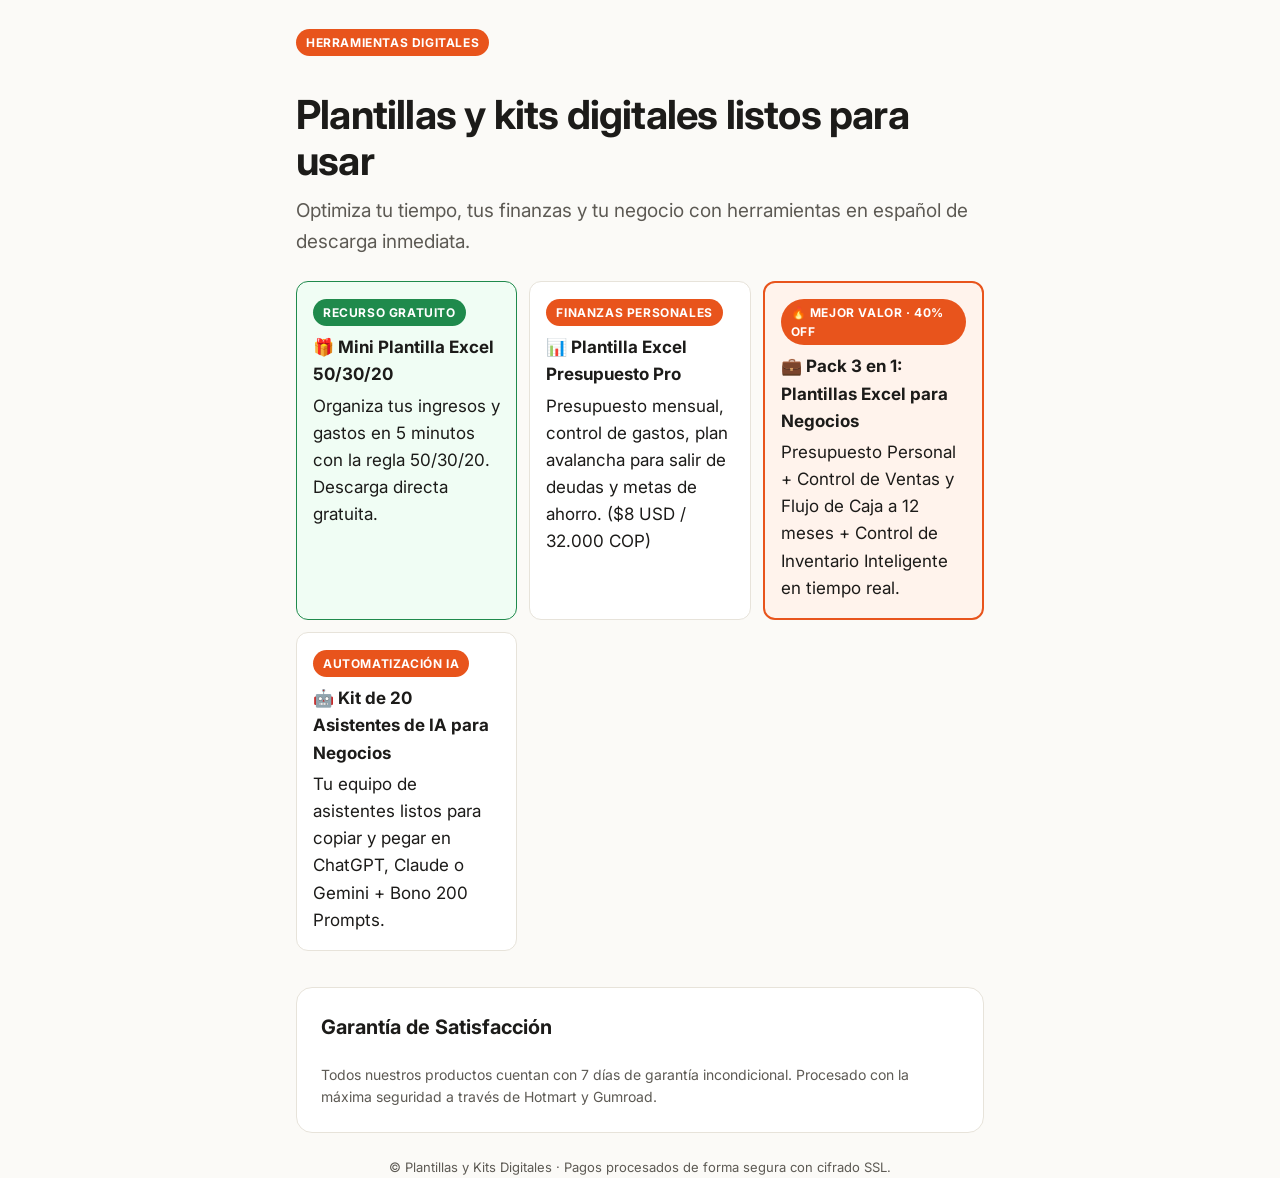
<file: index.html>
<!doctype html>
<html lang="es">
<head>
<meta charset="utf-8">
<meta name="viewport" content="width=device-width,initial-scale=1">
<title>Plantillas y Kits Digitales en Español</title>
<meta name="description" content="Plantillas profesionales de Excel y kits de asistentes de IA listos para usar en tu negocio y finanzas personales.">
<link rel="preconnect" href="https://fonts.googleapis.com">
<link href="https://fonts.googleapis.com/css2?family=Inter:wght@400;700;800&display=swap" rel="stylesheet">
<link rel="stylesheet" href="assets/style.css">
</head>
<body>
<main class="wrap">
  <div style="margin-top:28px">
    <span class="badge">Herramientas Digitales</span>
  </div>
  <h1>Plantillas y kits digitales listos para usar</h1>
  <p class="lead">Optimiza tu tiempo, tus finanzas y tu negocio con herramientas en español de descarga inmediata.</p>
  
  <div class="grid">
    <a class="tile" style="color:inherit;text-decoration:none;border-color:var(--ok);background:var(--free-bg)" href="presupuesto-gratis/">
      <span class="badge badge-free">Recurso Gratuito</span>
      <b>🎁 Mini Plantilla Excel 50/30/20</b>
      Organiza tus ingresos y gastos en 5 minutos con la regla 50/30/20. Descarga directa gratuita.
    </a>

    <a class="tile" style="color:inherit;text-decoration:none" href="presupuesto-personal/">
      <span class="badge">Finanzas Personales</span>
      <b>📊 Plantilla Excel Presupuesto Pro</b>
      Presupuesto mensual, control de gastos, plan avalancha para salir de deudas y metas de ahorro. ($8 USD / 32.000 COP)
    </a>

    <a class="tile" style="color:inherit;text-decoration:none;border:2px solid var(--accent);background:var(--soft)" href="pack-3-plantillas/">
      <span class="badge">🔥 Mejor Valor · 40% OFF</span>
      <b>💼 Pack 3 en 1: Plantillas Excel para Negocios</b>
      Presupuesto Personal + Control de Ventas y Flujo de Caja a 12 meses + Control de Inventario Inteligente en tiempo real.
    </a>

    <a class="tile" style="color:inherit;text-decoration:none" href="kit-asistentes-ia/">
      <span class="badge">Automatización IA</span>
      <b>🤖 Kit de 20 Asistentes de IA para Negocios</b>
      Tu equipo de asistentes listos para copiar y pegar en ChatGPT, Claude o Gemini + Bono 200 Prompts.
    </a>
  </div>

  <div class="card" style="margin-top:36px">
    <h3 style="margin-top:0">Garantía de Satisfacción</h3>
    <p class="small" style="margin-bottom:0">Todos nuestros productos cuentan con 7 días de garantía incondicional. Procesado con la máxima seguridad a través de Hotmart y Gumroad.</p>
  </div>
</main>

<footer class="wrap">
  © Plantillas y Kits Digitales · Pagos procesados de forma segura con cifrado SSL.
</footer>
</body>
</html>
</file>
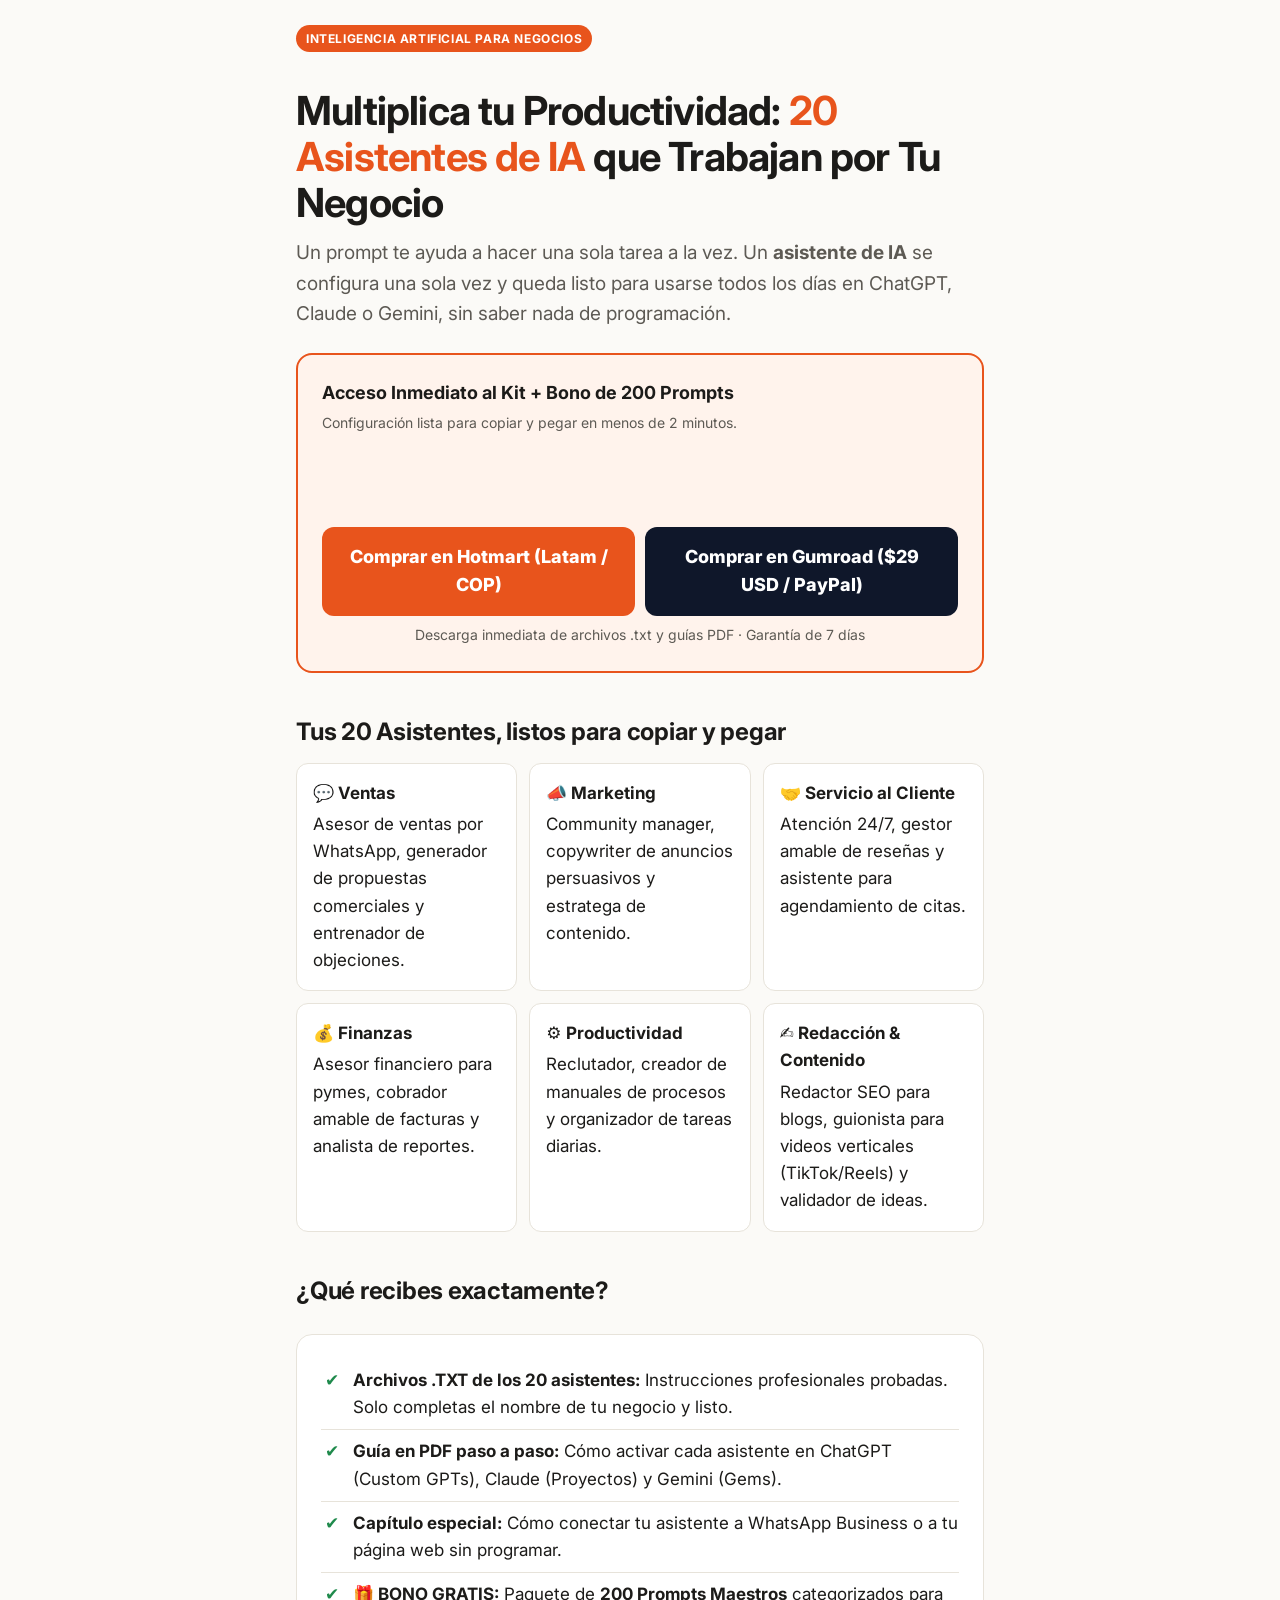
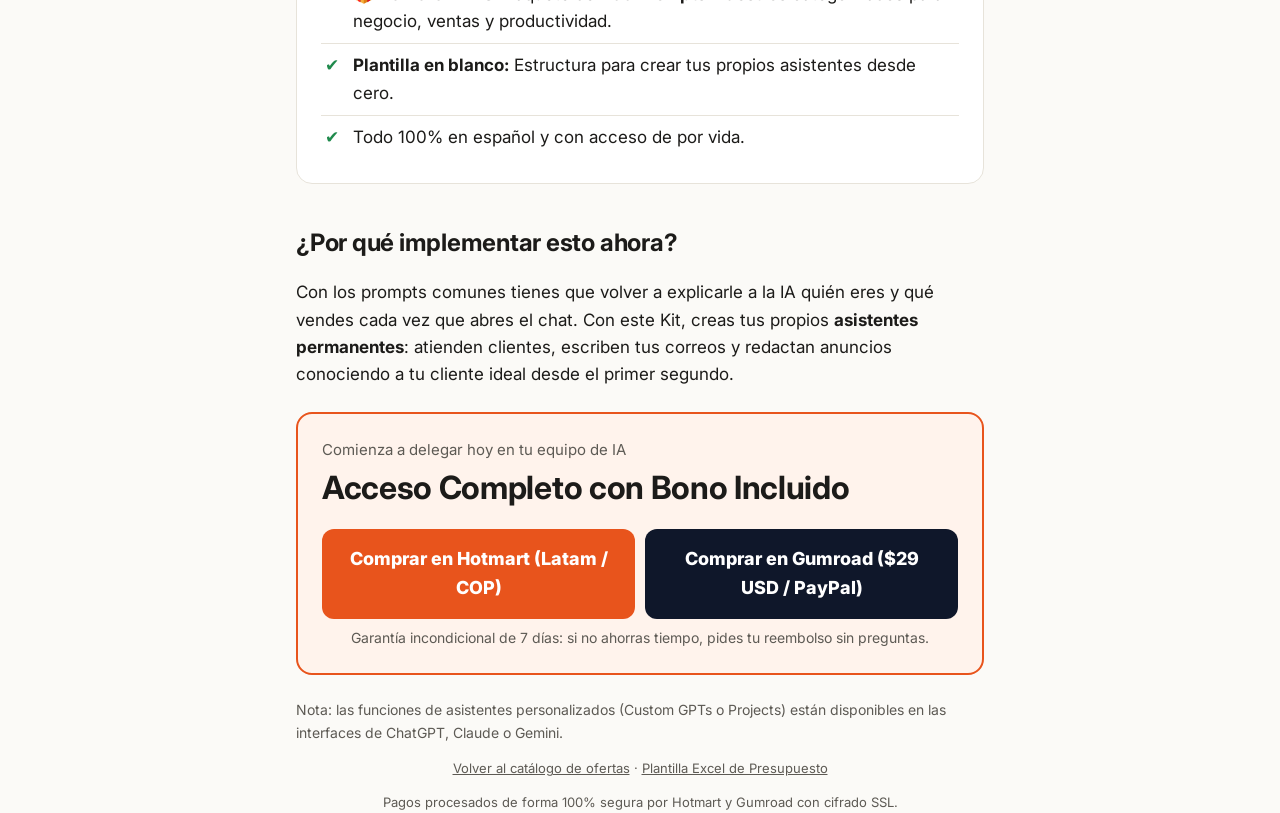
<file: kit-asistentes-ia/index.html>
<!doctype html>
<html lang="es">
<head>
<meta charset="utf-8">
<meta name="viewport" content="width=device-width,initial-scale=1">
<title>Kit de 20 Asistentes de IA para tu Negocio + Bono 200 Prompts</title>
<meta name="description" content="Automatiza ventas, marketing, atención al cliente y finanzas en tu negocio con 20 asistentes de IA listos para usar en ChatGPT, Claude o Gemini.">
<meta property="og:title" content="Kit de 20 Asistentes de IA para tu Negocio + Bono 200 Prompts">
<meta property="og:description" content="20 Asistentes de Inteligencia Artificial listos para copiar y pegar. Ahorra horas de trabajo cada día.">
<link rel="preconnect" href="https://fonts.googleapis.com">
<link href="https://fonts.googleapis.com/css2?family=Inter:wght@400;700;800&display=swap" rel="stylesheet">
<link rel="stylesheet" href="../assets/style.css">
</head>
<body>
<!-- Upsell dynamic bar: only shown if ?upsell=1 is in URL -->
<div id="upsell-bar" class="bar" style="display:none">⚠️ Espera, tu pedido aún no está completo. No cierres esta página.</div>

<main class="wrap">
  <div id="upsell-steps" class="steps" style="display:none">
    <span class="done">✔ 1. Compra confirmada</span><span class="now">2. Oferta especial</span><span>3. Acceso</span>
  </div>

  <div style="margin-top:24px">
    <span class="badge">Inteligencia Artificial para Negocios</span>
  </div>

  <h1 id="hero-title">Multiplica tu Productividad: <span style="color:var(--accent)">20 Asistentes de IA</span> que Trabajan por Tu Negocio</h1>
  
  <p class="lead" id="hero-lead">Un prompt te ayuda a hacer una sola tarea a la vez. Un <strong>asistente de IA</strong> se configura una sola vez y queda listo para usarse todos los días en ChatGPT, Claude o Gemini, sin saber nada de programación.</p>

  <div class="card cta">
    <p style="margin:0 0 4px;font-weight:700;font-size:18px">Acceso Inmediato al Kit + Bono de 200 Prompts</p>
    <p class="small" style="margin:0 0 16px">Configuración lista para copiar y pegar en menos de 2 minutos.</p>

    <!-- Hotmart Widget slot (if loaded in funnel) -->
    <div id="hotmart-sales-funnel"></div>

    <div class="btn-group">
      <a class="btn" href="https://pay.hotmart.com/L108281444J">Comprar en Hotmart (Latam / COP)</a>
      <a class="btn btn-secondary" href="https://ricciulli8.gumroad.com/l/rhbbl">Comprar en Gumroad ($29 USD / PayPal)</a>
    </div>
    <p class="small" style="margin:4px 0 0;text-align:center">Descarga inmediata de archivos .txt y guías PDF · Garantía de 7 días</p>
  </div>

  <h2>Tus 20 Asistentes, listos para copiar y pegar</h2>
  <div class="grid">
    <div class="tile"><b>💬 Ventas</b>Asesor de ventas por WhatsApp, generador de propuestas comerciales y entrenador de objeciones.</div>
    <div class="tile"><b>📣 Marketing</b>Community manager, copywriter de anuncios persuasivos y estratega de contenido.</div>
    <div class="tile"><b>🤝 Servicio al Cliente</b>Atención 24/7, gestor amable de reseñas y asistente para agendamiento de citas.</div>
    <div class="tile"><b>💰 Finanzas</b>Asesor financiero para pymes, cobrador amable de facturas y analista de reportes.</div>
    <div class="tile"><b>⚙️ Productividad</b>Reclutador, creador de manuales de procesos y organizador de tareas diarias.</div>
    <div class="tile"><b>✍️ Redacción & Contenido</b>Redactor SEO para blogs, guionista para videos verticales (TikTok/Reels) y validador de ideas.</div>
  </div>

  <h2>¿Qué recibes exactamente?</h2>
  <div class="card">
    <ul class="check">
      <li><strong>Archivos .TXT de los 20 asistentes:</strong> Instrucciones profesionales probadas. Solo completas el nombre de tu negocio y listo.</li>
      <li><strong>Guía en PDF paso a paso:</strong> Cómo activar cada asistente en ChatGPT (Custom GPTs), Claude (Proyectos) y Gemini (Gems).</li>
      <li><strong>Capítulo especial:</strong> Cómo conectar tu asistente a WhatsApp Business o a tu página web sin programar.</li>
      <li><strong>🎁 BONO GRATIS:</strong> Paquete de <strong>200 Prompts Maestros</strong> categorizados para negocio, ventas y productividad.</li>
      <li><strong>Plantilla en blanco:</strong> Estructura para crear tus propios asistentes desde cero.</li>
      <li>Todo 100% en español y con acceso de por vida.</li>
    </ul>
  </div>

  <h2>¿Por qué implementar esto ahora?</h2>
  <p>Con los prompts comunes tienes que volver a explicarle a la IA quién eres y qué vendes cada vez que abres el chat. Con este Kit, creas tus propios <strong>asistentes permanentes</strong>: atienden clientes, escriben tus correos y redactan anuncios conociendo a tu cliente ideal desde el primer segundo.</p>

  <div class="card cta">
    <div class="price">
      Comienza a delegar hoy en tu equipo de IA
      <strong>Acceso Completo con Bono Incluido</strong>
    </div>

    <div class="btn-group">
      <a class="btn" href="https://pay.hotmart.com/L108281444J">Comprar en Hotmart (Latam / COP)</a>
      <a class="btn btn-secondary" href="https://ricciulli8.gumroad.com/l/rhbbl">Comprar en Gumroad ($29 USD / PayPal)</a>
    </div>
    <p class="small" style="margin:4px 0 0;text-align:center">Garantía incondicional de 7 días: si no ahorras tiempo, pides tu reembolso sin preguntas.</p>
  </div>

  <p class="small">Nota: las funciones de asistentes personalizados (Custom GPTs o Projects) están disponibles en las interfaces de ChatGPT, Claude o Gemini.</p>
</main>

<footer class="wrap">
  <p><a href="../" style="color:inherit">Volver al catálogo de ofertas</a> · <a href="../presupuesto-personal/" style="color:inherit">Plantilla Excel de Presupuesto</a></p>
  Pagos procesados de forma 100% segura por Hotmart y Gumroad con cifrado SSL.
</footer>

<!-- Dynamic Upsell mode logic -->
<script>
  const urlParams = new URLSearchParams(window.location.search);
  if (urlParams.get('upsell') === '1') {
    document.getElementById('upsell-bar').style.display = 'block';
    document.getElementById('upsell-steps').style.display = 'flex';
    document.getElementById('hero-title').innerHTML = 'Ya tienes los 200 prompts. Ahora conviértelos en <span style="color:var(--accent)">20 asistentes de IA</span> que trabajan por ti.';
    document.getElementById('hero-lead').innerText = 'Los prompts te ayudan a hacer una tarea a la vez. Un asistente se configura una vez y queda listo para usarse todos los días, en ChatGPT, Claude o Gemini, sin saber programar.';
  }
</script>

<!-- HOTMART - Sales Funnel Widget -->
<script src="https://checkout.hotmart.com/lib/hotmart-checkout-elements.js"></script>
<script>
try {
  checkoutElements.init('salesFunnel').mount('#hotmart-sales-funnel');
} catch (e) {
  // Widget optional in standalone view
}
</script>
</body>
</html>
</file>
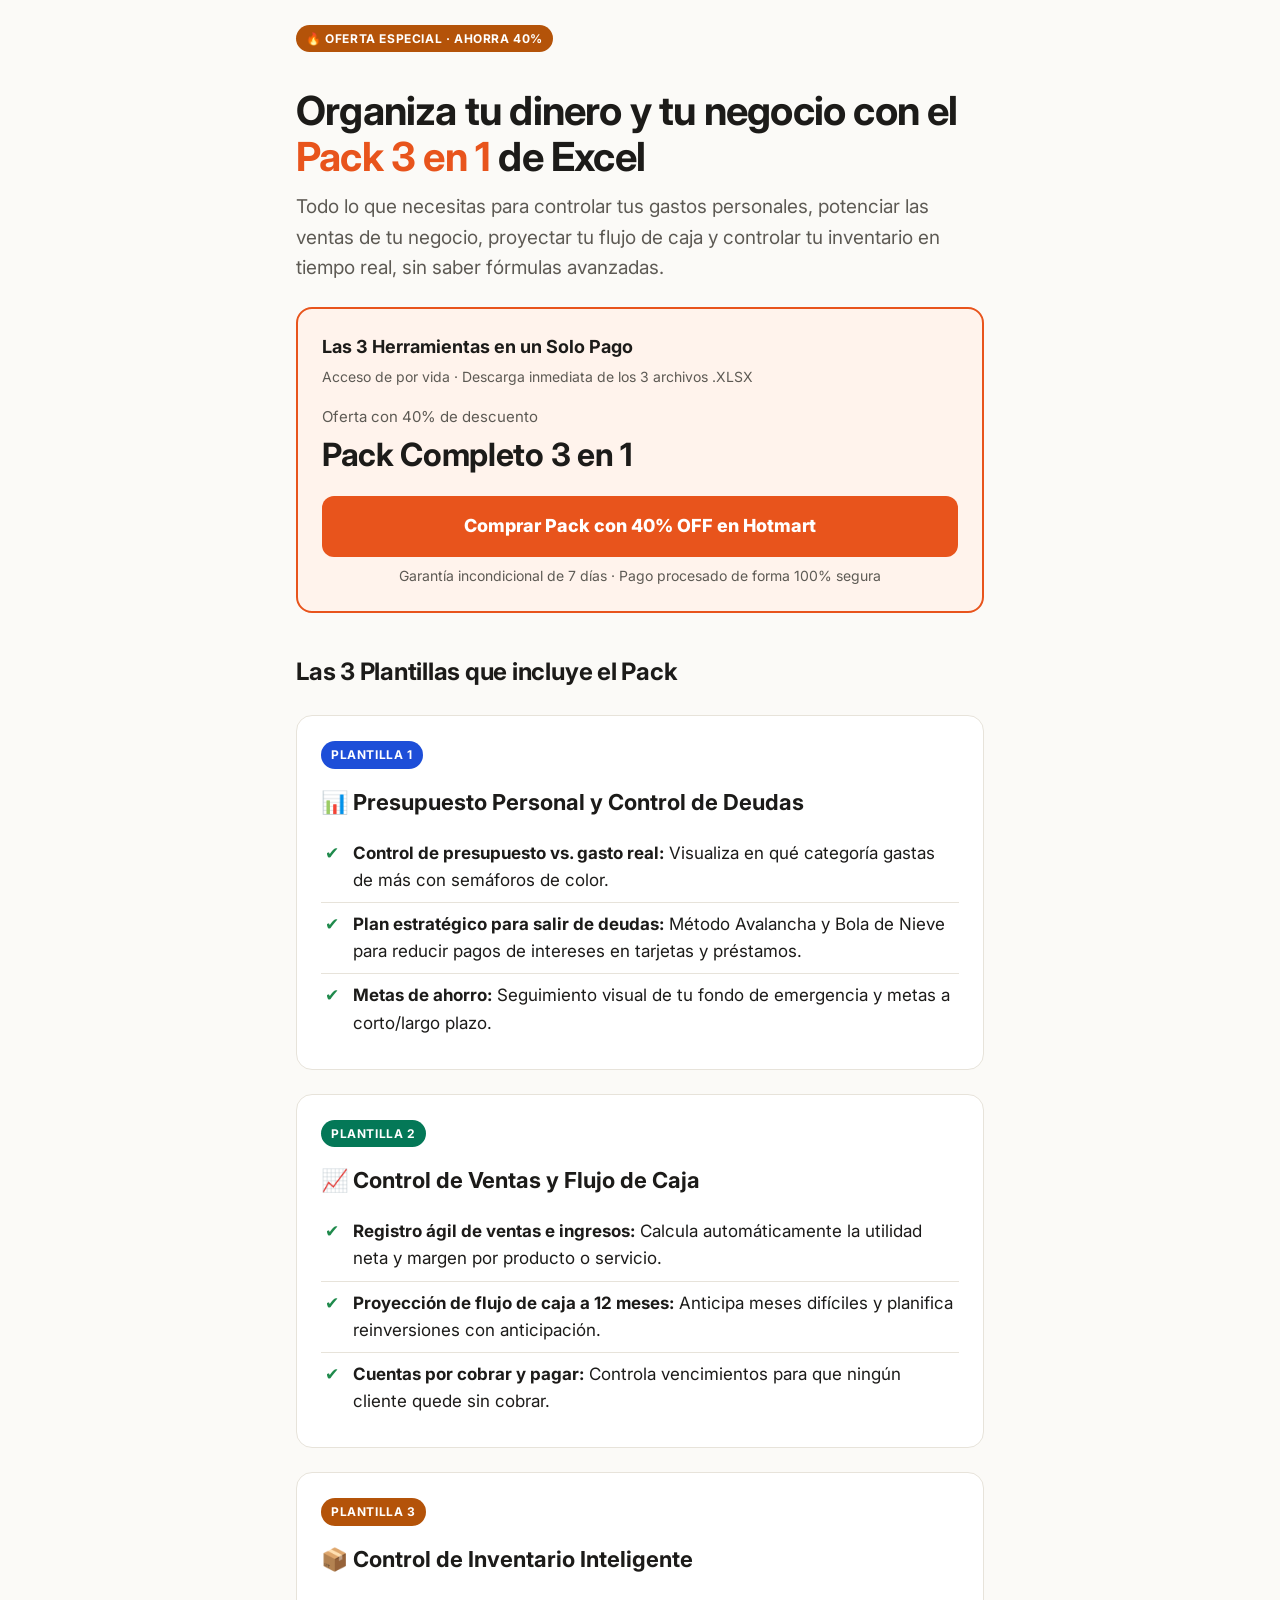
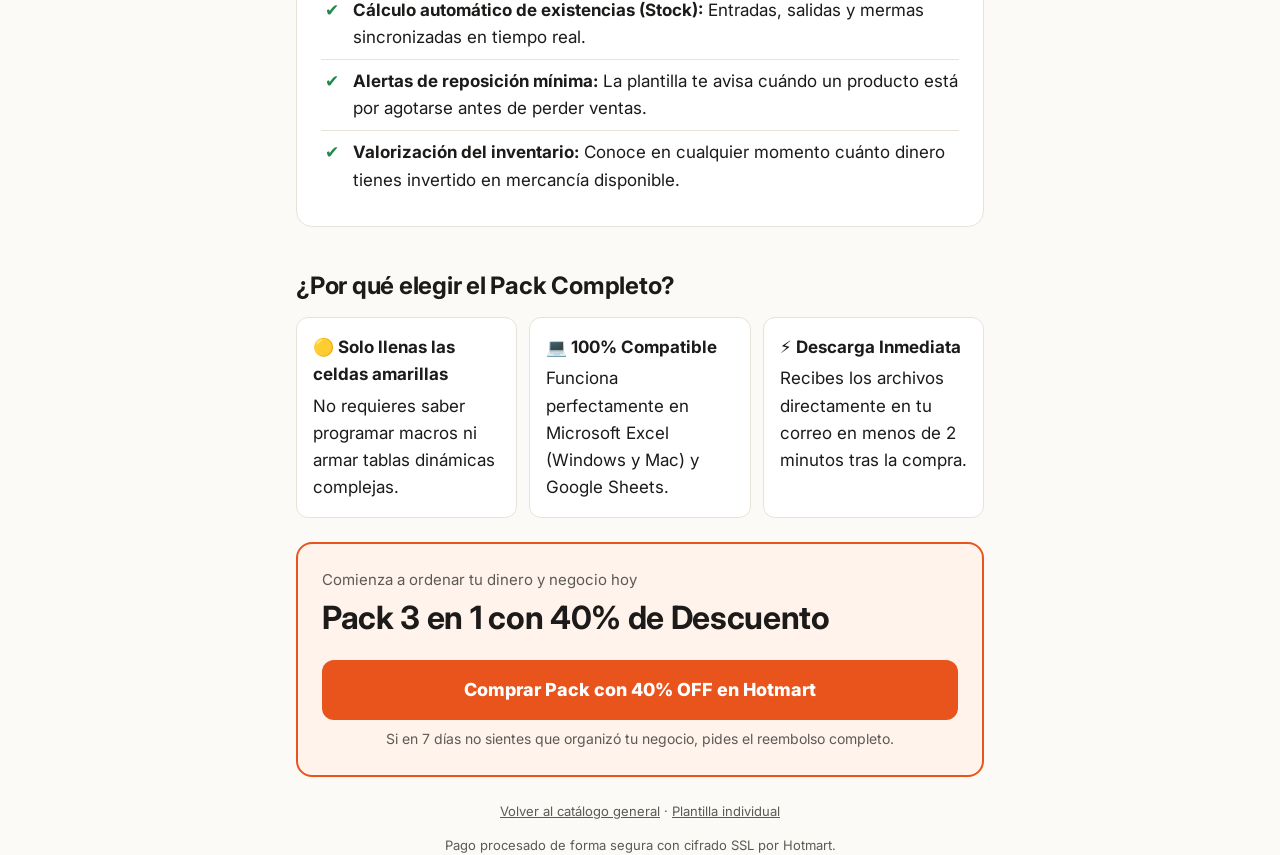
<file: pack-3-plantillas/index.html>
<!doctype html>
<html lang="es">
<head>
<meta charset="utf-8">
<meta name="viewport" content="width=device-width,initial-scale=1">
<title>Pack 3 en 1: Plantillas Excel para Finanzas y Negocios (40% OFF)</title>
<meta name="description" content="Domina tus finanzas personales y tu negocio con 3 plantillas de Excel profesionales: Presupuesto y Deudas, Ventas y Flujo de Caja, y Control de Inventario.">
<meta property="og:title" content="Pack 3 en 1: Plantillas Excel Profesionales (40% OFF)">
<meta property="og:description" content="Presupuesto Personal, Ventas y Flujo de Caja, y Control de Inventario en un solo paquete con 40% de descuento.">
<link rel="preconnect" href="https://fonts.googleapis.com">
<link href="https://fonts.googleapis.com/css2?family=Inter:wght@400;700;800&display=swap" rel="stylesheet">
<link rel="stylesheet" href="../assets/style.css">
</head>
<body>
<main class="wrap">
  <div style="margin-top:24px">
    <span class="badge" style="background:#b45309">🔥 Oferta Especial · Ahorra 40%</span>
  </div>

  <h1>Organiza tu dinero y tu negocio con el <span style="color:var(--accent)">Pack 3 en 1</span> de Excel</h1>
  <p class="lead">Todo lo que necesitas para controlar tus gastos personales, potenciar las ventas de tu negocio, proyectar tu flujo de caja y controlar tu inventario en tiempo real, sin saber fórmulas avanzadas.</p>

  <div class="card cta">
    <p style="margin:0 0 4px;font-weight:700;font-size:18px">Las 3 Herramientas en un Solo Pago</p>
    <p class="small" style="margin:0 0 16px">Acceso de por vida · Descarga inmediata de los 3 archivos .XLSX</p>

    <div class="price">
      Oferta con 40% de descuento
      <strong>Pack Completo 3 en 1</strong>
    </div>

    <div class="btn-group">
      <a class="btn" href="https://pay.hotmart.com/B108281114P?off=b6zfgmed">Comprar Pack con 40% OFF en Hotmart</a>
    </div>
    <p class="small" style="margin:4px 0 0;text-align:center">Garantía incondicional de 7 días · Pago procesado de forma 100% segura</p>
  </div>

  <h2>Las 3 Plantillas que incluye el Pack</h2>

  <!-- Item 1 -->
  <div class="card">
    <span class="badge" style="background:#1d4ed8">Plantilla 1</span>
    <h3 style="margin:8px 0 12px;font-size:22px">📊 Presupuesto Personal y Control de Deudas</h3>
    <ul class="check">
      <li><strong>Control de presupuesto vs. gasto real:</strong> Visualiza en qué categoría gastas de más con semáforos de color.</li>
      <li><strong>Plan estratégico para salir de deudas:</strong> Método Avalancha y Bola de Nieve para reducir pagos de intereses en tarjetas y préstamos.</li>
      <li><strong>Metas de ahorro:</strong> Seguimiento visual de tu fondo de emergencia y metas a corto/largo plazo.</li>
    </ul>
  </div>

  <!-- Item 2 -->
  <div class="card">
    <span class="badge" style="background:#047857">Plantilla 2</span>
    <h3 style="margin:8px 0 12px;font-size:22px">📈 Control de Ventas y Flujo de Caja</h3>
    <ul class="check">
      <li><strong>Registro ágil de ventas e ingresos:</strong> Calcula automáticamente la utilidad neta y margen por producto o servicio.</li>
      <li><strong>Proyección de flujo de caja a 12 meses:</strong> Anticipa meses difíciles y planifica reinversiones con anticipación.</li>
      <li><strong>Cuentas por cobrar y pagar:</strong> Controla vencimientos para que ningún cliente quede sin cobrar.</li>
    </ul>
  </div>

  <!-- Item 3 -->
  <div class="card">
    <span class="badge" style="background:#b45309">Plantilla 3</span>
    <h3 style="margin:8px 0 12px;font-size:22px">📦 Control de Inventario Inteligente</h3>
    <ul class="check">
      <li><strong>Cálculo automático de existencias (Stock):</strong> Entradas, salidas y mermas sincronizadas en tiempo real.</li>
      <li><strong>Alertas de reposición mínima:</strong> La plantilla te avisa cuándo un producto está por agotarse antes de perder ventas.</li>
      <li><strong>Valorización del inventario:</strong> Conoce en cualquier momento cuánto dinero tienes invertido en mercancía disponible.</li>
    </ul>
  </div>

  <h2>¿Por qué elegir el Pack Completo?</h2>
  <div class="grid">
    <div class="tile">
      <b>🟡 Solo llenas las celdas amarillas</b>
      No requieres saber programar macros ni armar tablas dinámicas complejas.
    </div>
    <div class="tile">
      <b>💻 100% Compatible</b>
      Funciona perfectamente en Microsoft Excel (Windows y Mac) y Google Sheets.
    </div>
    <div class="tile">
      <b>⚡ Descarga Inmediata</b>
      Recibes los archivos directamente en tu correo en menos de 2 minutos tras la compra.
    </div>
  </div>

  <div class="card cta">
    <div class="price">
      Comienza a ordenar tu dinero y negocio hoy
      <strong>Pack 3 en 1 con 40% de Descuento</strong>
    </div>

    <div class="btn-group">
      <a class="btn" href="https://pay.hotmart.com/B108281114P?off=b6zfgmed">Comprar Pack con 40% OFF en Hotmart</a>
    </div>
    <p class="small" style="margin:4px 0 0;text-align:center">Si en 7 días no sientes que organizó tu negocio, pides el reembolso completo.</p>
  </div>
</main>

<footer class="wrap">
  <p><a href="../" style="color:inherit">Volver al catálogo general</a> · <a href="../presupuesto-personal/" style="color:inherit">Plantilla individual</a></p>
  Pago procesado de forma segura con cifrado SSL por Hotmart.
</footer>
</body>
</html>
</file>
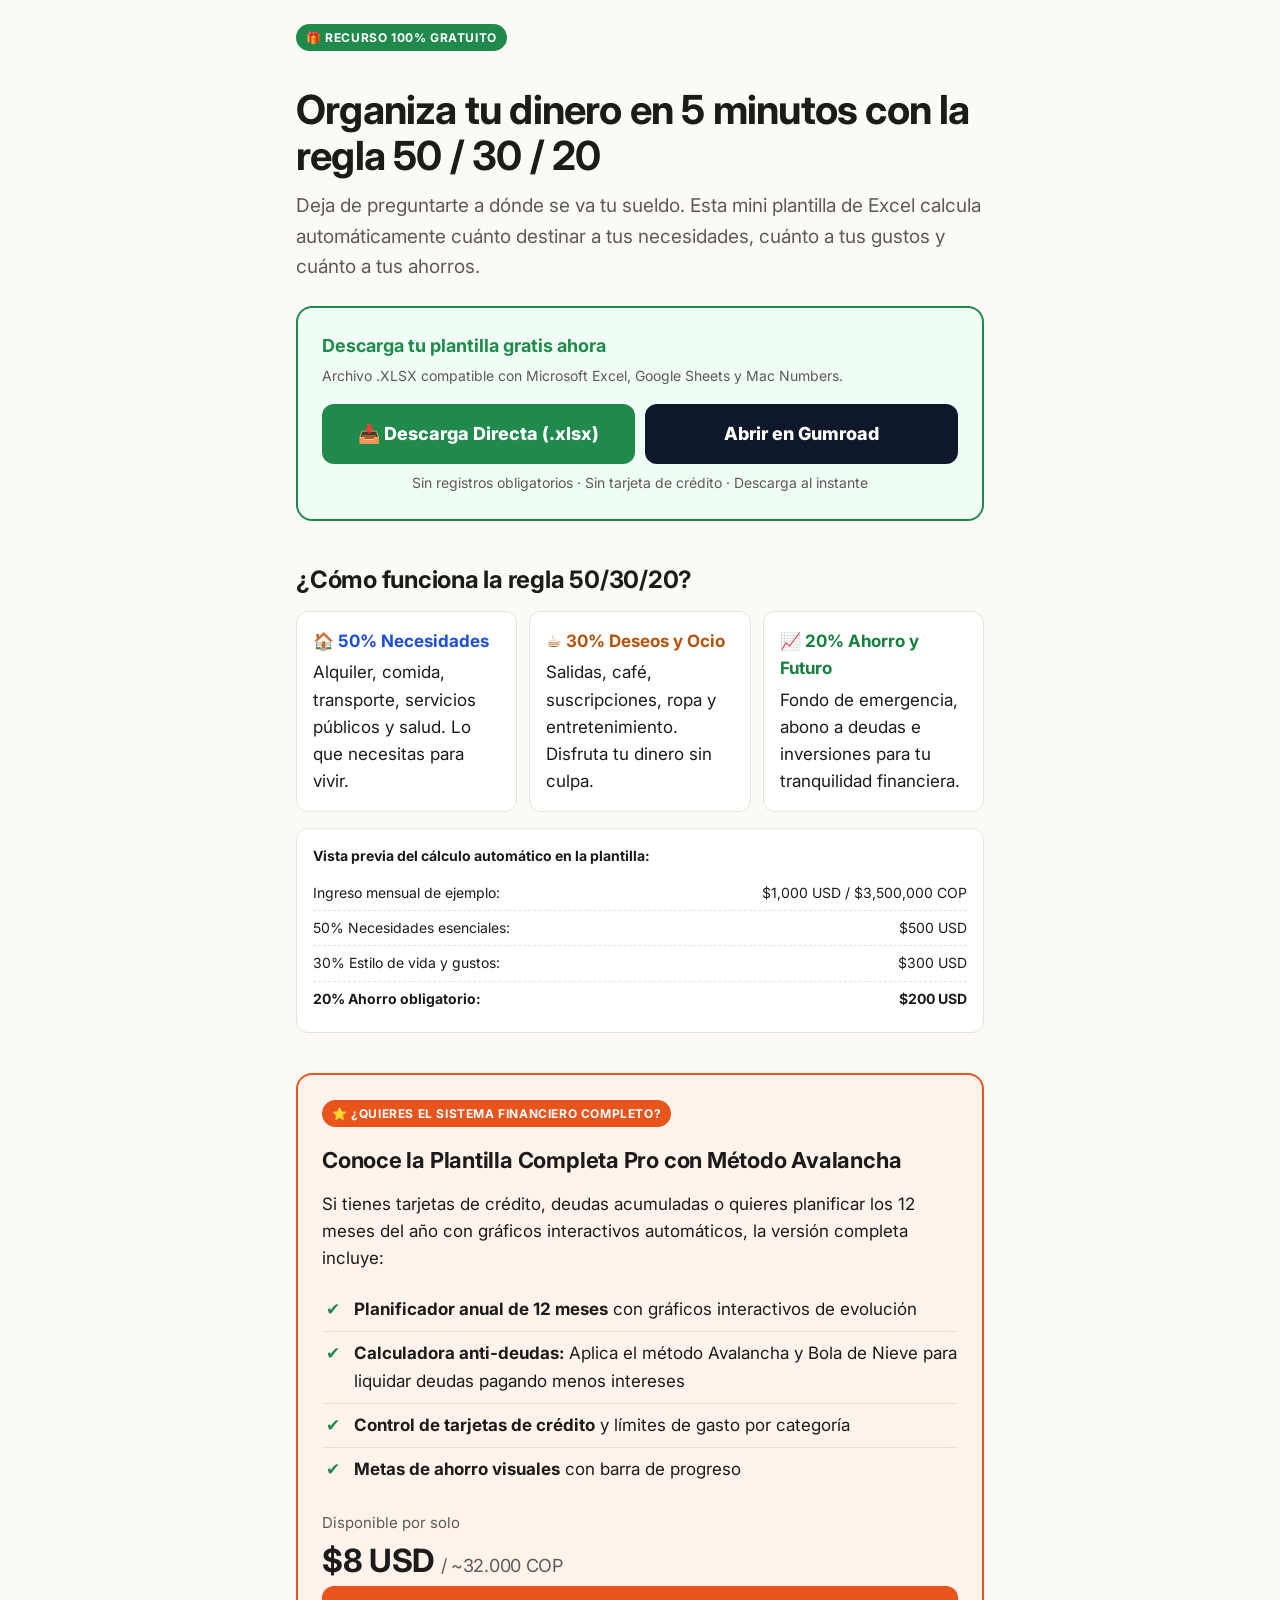
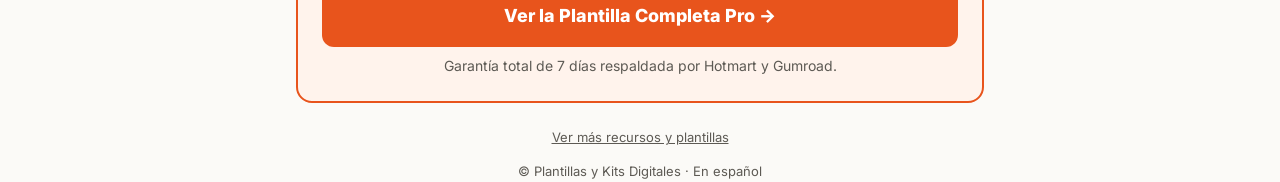
<file: presupuesto-gratis/index.html>
<!doctype html>
<html lang="es">
<head>
<meta charset="utf-8">
<meta name="viewport" content="width=device-width,initial-scale=1">
<title>Descarga Gratis: Mini Plantilla Excel de Presupuesto 50/30/20</title>
<meta name="description" content="Calcula y organiza tu dinero en 5 minutos con la regla 50/30/20. Plantilla de Excel gratis en español, descarga directa e inmediata.">
<meta property="og:title" content="Descarga Gratis: Mini Plantilla Excel de Presupuesto 50/30/20">
<meta property="og:description" content="Calcula y organiza tu dinero en 5 minutos con la regla 50/30/20. Plantilla de Excel gratis en español.">
<link rel="preconnect" href="https://fonts.googleapis.com">
<link href="https://fonts.googleapis.com/css2?family=Inter:wght@400;700;800&display=swap" rel="stylesheet">
<link rel="stylesheet" href="../assets/style.css">
</head>
<body>
<main class="wrap">
  <span class="badge badge-free" style="margin-top:24px">🎁 Recurso 100% Gratuito</span>
  <h1>Organiza tu dinero en 5 minutos con la regla 50 / 30 / 20</h1>
  <p class="lead">Deja de preguntarte a dónde se va tu sueldo. Esta mini plantilla de Excel calcula automáticamente cuánto destinar a tus necesidades, cuánto a tus gustos y cuánto a tus ahorros.</p>

  <div class="card cta" style="border-color:var(--ok);background:var(--free-bg)">
    <p style="margin:0 0 4px;font-weight:700;color:var(--ok);font-size:18px">Descarga tu plantilla gratis ahora</p>
    <p class="small" style="margin:0 0 16px">Archivo .XLSX compatible con Microsoft Excel, Google Sheets y Mac Numbers.</p>
    
    <div class="btn-group">
      <a class="btn btn-free" href="../assets/mini-presupuesto-50-30-20.xlsx" download>📥 Descarga Directa (.xlsx)</a>
      <a class="btn btn-secondary" href="https://ricciulli8.gumroad.com/l/rmnhug" target="_blank" rel="noopener">Abrir en Gumroad</a>
    </div>
    <p class="small" style="margin:8px 0 0;text-align:center">Sin registros obligatorios · Sin tarjeta de crédito · Descarga al instante</p>
  </div>

  <h2>¿Cómo funciona la regla 50/30/20?</h2>
  <div class="grid">
    <div class="tile">
      <b style="color:#1d4ed8">🏠 50% Necesidades</b>
      Alquiler, comida, transporte, servicios públicos y salud. Lo que necesitas para vivir.
    </div>
    <div class="tile">
      <b style="color:#b45309">☕ 30% Deseos y Ocio</b>
      Salidas, café, suscripciones, ropa y entretenimiento. Disfruta tu dinero sin culpa.
    </div>
    <div class="tile">
      <b style="color:#15803d">📈 20% Ahorro y Futuro</b>
      Fondo de emergencia, abono a deudas e inversiones para tu tranquilidad financiera.
    </div>
  </div>

  <div class="preview-box">
    <div style="font-weight:700;margin-bottom:8px">Vista previa del cálculo automático en la plantilla:</div>
    <div class="preview-row"><span>Ingreso mensual de ejemplo:</span><span>$1,000 USD / $3,500,000 COP</span></div>
    <div class="preview-row"><span>50% Necesidades esenciales:</span><span>$500 USD</span></div>
    <div class="preview-row"><span>30% Estilo de vida y gustos:</span><span>$300 USD</span></div>
    <div class="preview-row"><span>20% Ahorro obligatorio:</span><span>$200 USD</span></div>
  </div>

  <!-- UPSELL BRIDGE -->
  <div class="card" style="border:2px solid var(--accent);background:var(--soft);margin-top:40px">
    <span class="badge">⭐ ¿Quieres el sistema financiero completo?</span>
    <h2 style="margin:8px 0 12px;font-size:22px">Conoce la Plantilla Completa Pro con Método Avalancha</h2>
    <p style="margin:0 0 16px">Si tienes tarjetas de crédito, deudas acumuladas o quieres planificar los 12 meses del año con gráficos interactivos automáticos, la versión completa incluye:</p>
    <ul class="check" style="margin-bottom:20px">
      <li><strong>Planificador anual de 12 meses</strong> con gráficos interactivos de evolución</li>
      <li><strong>Calculadora anti-deudas:</strong> Aplica el método Avalancha y Bola de Nieve para liquidar deudas pagando menos intereses</li>
      <li><strong>Control de tarjetas de crédito</strong> y límites de gasto por categoría</li>
      <li><strong>Metas de ahorro visuales</strong> con barra de progreso</li>
    </ul>
    <div class="price">Disponible por solo <strong>$8 USD <span style="font-size:18px;font-weight:400;color:var(--muted)">/ ~32.000 COP</span></strong></div>
    <a class="btn" href="../presupuesto-personal/">Ver la Plantilla Completa Pro →</a>
    <p class="small" style="text-align:center;margin:8px 0 0">Garantía total de 7 días respaldada por Hotmart y Gumroad.</p>
  </div>
</main>

<footer class="wrap">
  <p><a href="../" style="color:inherit">Ver más recursos y plantillas</a></p>
  © Plantillas y Kits Digitales · En español
</footer>
</body>
</html>
</file>
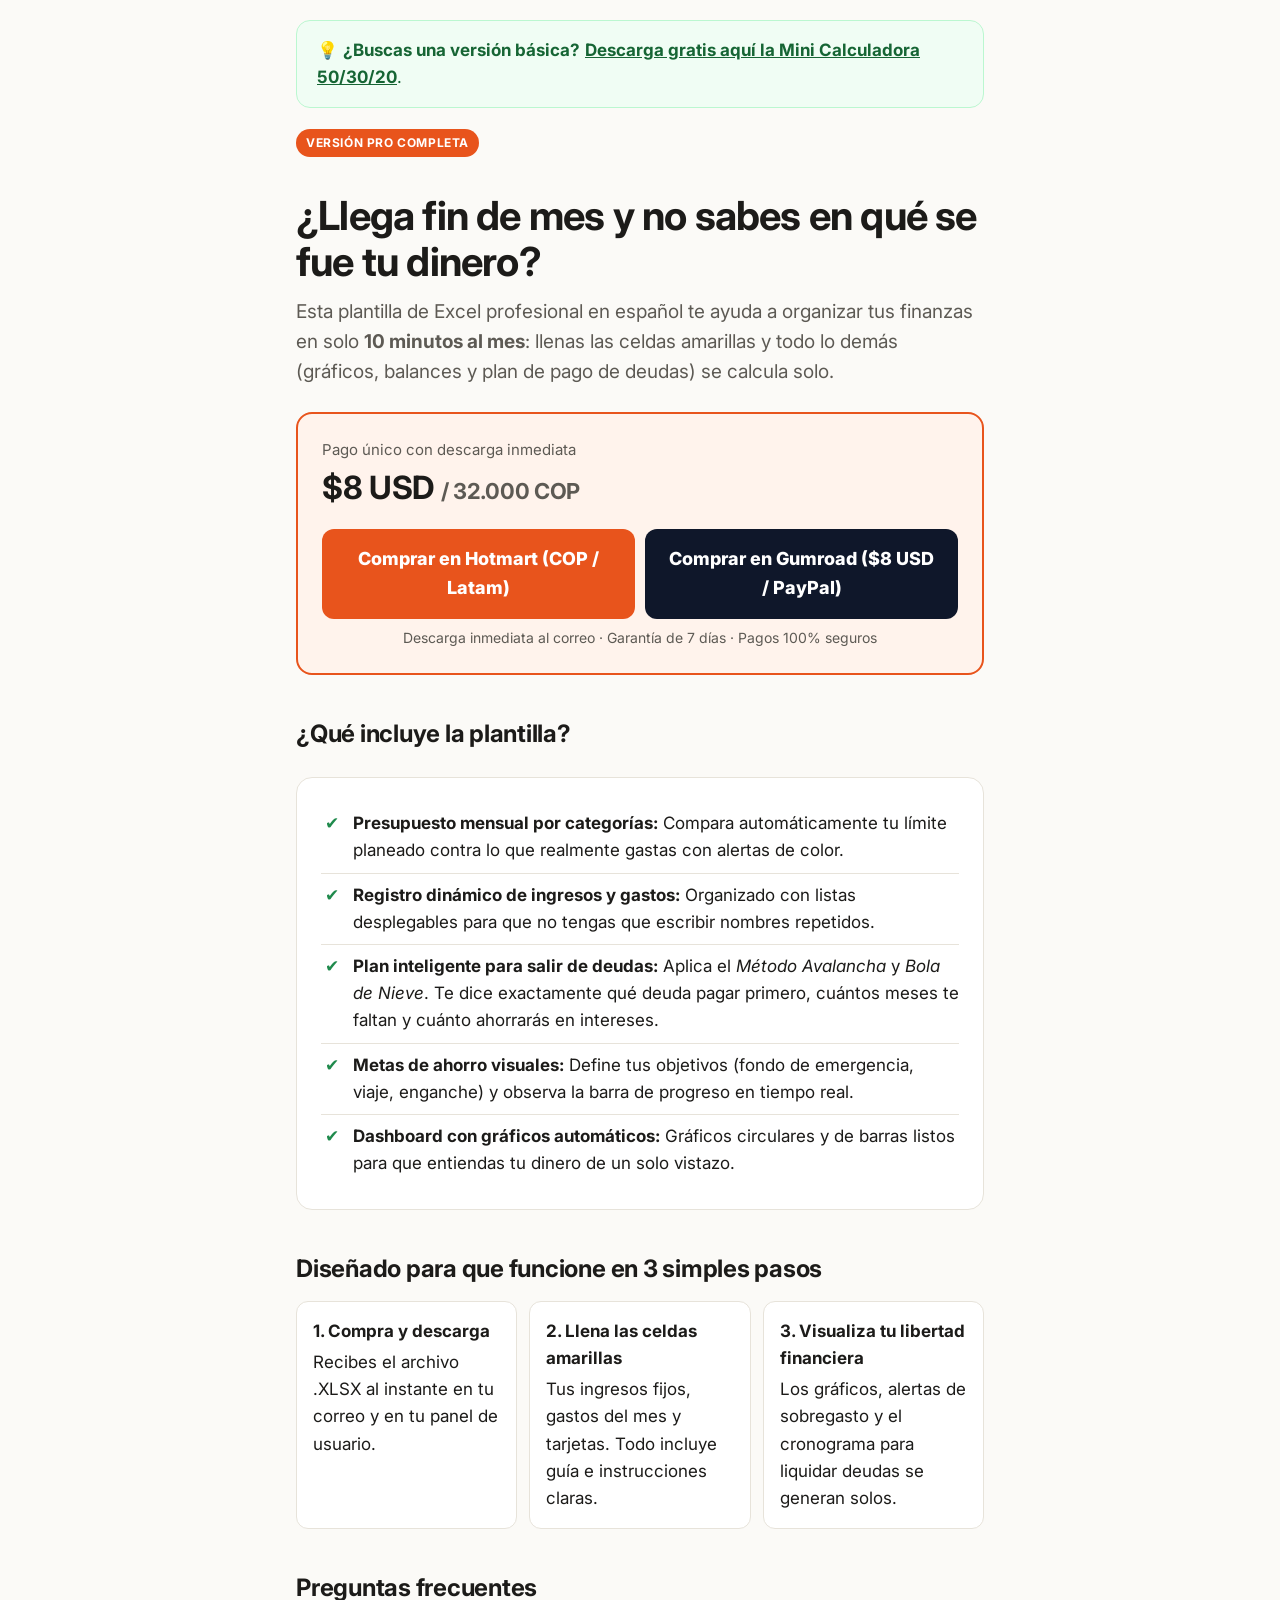
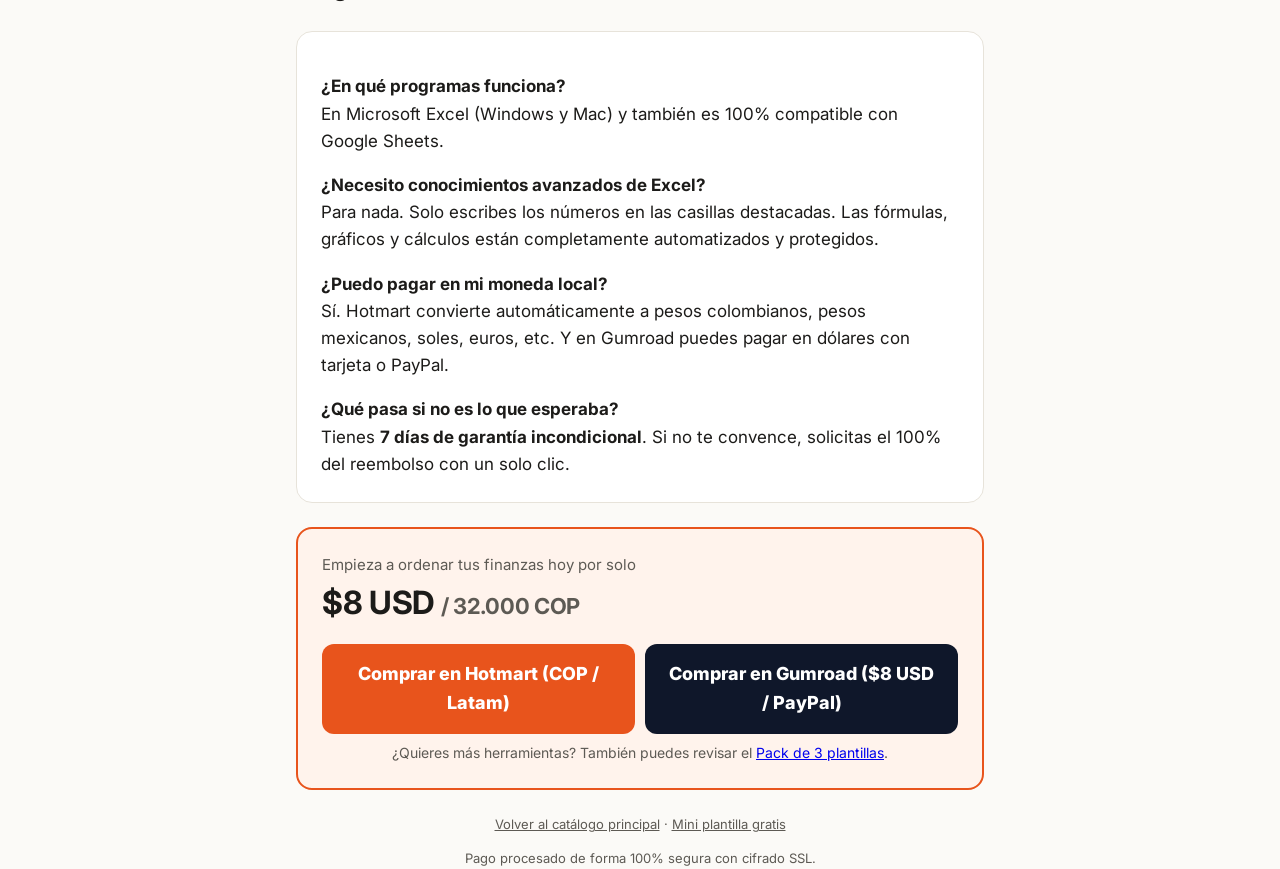
<file: presupuesto-personal/index.html>
<!doctype html>
<html lang="es">
<head>
<meta charset="utf-8">
<meta name="viewport" content="width=device-width,initial-scale=1">
<title>Plantilla Excel de Presupuesto Personal y Control de Deudas</title>
<meta name="description" content="Organiza tus finanzas en 10 minutos al mes: presupuesto mensual, gastos, plan para salir de deudas y metas de ahorro en una plantilla de Excel en español.">
<meta property="og:title" content="Plantilla Excel de Presupuesto Personal y Control de Deudas">
<meta property="og:description" content="Presupuesto, gastos, plan para salir de deudas y metas de ahorro. En español, descarga inmediata.">
<link rel="preconnect" href="https://fonts.googleapis.com">
<link href="https://fonts.googleapis.com/css2?family=Inter:wght@400;700;800&display=swap" rel="stylesheet">
<link rel="stylesheet" href="../assets/style.css">
</head>
<body>
<main class="wrap">
  <div class="free-banner" style="margin-top:20px">
    💡 <strong>¿Buscas una versión básica?</strong> <a href="../presupuesto-gratis/">Descarga gratis aquí la Mini Calculadora 50/30/20</a>.
  </div>

  <span class="badge">Versión Pro Completa</span>
  <h1>¿Llega fin de mes y no sabes en qué se fue tu dinero?</h1>
  <p class="lead">Esta plantilla de Excel profesional en español te ayuda a organizar tus finanzas en solo <strong>10 minutos al mes</strong>: llenas las celdas amarillas y todo lo demás (gráficos, balances y plan de pago de deudas) se calcula solo.</p>

  <div class="card cta">
    <div class="price">
      Pago único con descarga inmediata
      <strong>$8 USD <span style="font-size:22px;color:var(--muted)">/ 32.000 COP</span></strong>
    </div>

    <div class="btn-group">
      <a class="btn" href="https://pay.hotmart.com/L108281172Y">Comprar en Hotmart (COP / Latam)</a>
      <a class="btn btn-secondary" href="https://ricciulli8.gumroad.com/l/rmnhug">Comprar en Gumroad ($8 USD / PayPal)</a>
    </div>
    <p class="small" style="margin:4px 0 0;text-align:center">Descarga inmediata al correo · Garantía de 7 días · Pagos 100% seguros</p>
  </div>

  <h2>¿Qué incluye la plantilla?</h2>
  <div class="card">
    <ul class="check">
      <li><strong>Presupuesto mensual por categorías:</strong> Compara automáticamente tu límite planeado contra lo que realmente gastas con alertas de color.</li>
      <li><strong>Registro dinámico de ingresos y gastos:</strong> Organizado con listas desplegables para que no tengas que escribir nombres repetidos.</li>
      <li><strong>Plan inteligente para salir de deudas:</strong> Aplica el <em>Método Avalancha</em> y <em>Bola de Nieve</em>. Te dice exactamente qué deuda pagar primero, cuántos meses te faltan y cuánto ahorrarás en intereses.</li>
      <li><strong>Metas de ahorro visuales:</strong> Define tus objetivos (fondo de emergencia, viaje, enganche) y observa la barra de progreso en tiempo real.</li>
      <li><strong>Dashboard con gráficos automáticos:</strong> Gráficos circulares y de barras listos para que entiendas tu dinero de un solo vistazo.</li>
    </ul>
  </div>

  <h2>Diseñado para que funcione en 3 simples pasos</h2>
  <div class="grid">
    <div class="tile">
      <b>1. Compra y descarga</b>
      Recibes el archivo .XLSX al instante en tu correo y en tu panel de usuario.
    </div>
    <div class="tile">
      <b>2. Llena las celdas amarillas</b>
      Tus ingresos fijos, gastos del mes y tarjetas. Todo incluye guía e instrucciones claras.
    </div>
    <div class="tile">
      <b>3. Visualiza tu libertad financiera</b>
      Los gráficos, alertas de sobregasto y el cronograma para liquidar deudas se generan solos.
    </div>
  </div>

  <h2>Preguntas frecuentes</h2>
  <div class="card">
    <p><strong>¿En qué programas funciona?</strong><br>En Microsoft Excel (Windows y Mac) y también es 100% compatible con Google Sheets.</p>
    <p><strong>¿Necesito conocimientos avanzados de Excel?</strong><br>Para nada. Solo escribes los números en las casillas destacadas. Las fórmulas, gráficos y cálculos están completamente automatizados y protegidos.</p>
    <p><strong>¿Puedo pagar en mi moneda local?</strong><br>Sí. Hotmart convierte automáticamente a pesos colombianos, pesos mexicanos, soles, euros, etc. Y en Gumroad puedes pagar en dólares con tarjeta o PayPal.</p>
    <p style="margin-bottom:0"><strong>¿Qué pasa si no es lo que esperaba?</strong><br>Tienes <strong>7 días de garantía incondicional</strong>. Si no te convence, solicitas el 100% del reembolso con un solo clic.</p>
  </div>

  <div class="card cta">
    <div class="price">
      Empieza a ordenar tus finanzas hoy por solo
      <strong>$8 USD <span style="font-size:22px;color:var(--muted)">/ 32.000 COP</span></strong>
    </div>

    <div class="btn-group">
      <a class="btn" href="https://pay.hotmart.com/L108281172Y">Comprar en Hotmart (COP / Latam)</a>
      <a class="btn btn-secondary" href="https://ricciulli8.gumroad.com/l/rmnhug">Comprar en Gumroad ($8 USD / PayPal)</a>
    </div>
    <p class="small" style="margin:4px 0 0;text-align:center">¿Quieres más herramientas? También puedes revisar el <a href="https://ricciulli086.hotmart.host/pack-de-3-plantillas-excel-presupuesto-personal-ventas-y-flujo-de-caja-e-inventario-fffd5c04-a1ee-4f93-91ee-03707425e6cb">Pack de 3 plantillas</a>.</p>
  </div>
</main>

<footer class="wrap">
  <p><a href="../" style="color:inherit">Volver al catálogo principal</a> · <a href="../presupuesto-gratis/" style="color:inherit">Mini plantilla gratis</a></p>
  Pago procesado de forma 100% segura con cifrado SSL.
</footer>
</body>
</html>
</file>
<file: assets/style.css>
:root{--bg:#fbfaf7;--ink:#1c1b19;--muted:#5d5a54;--card:#fff;--line:#e7e3da;--accent:#e8541c;--accent-ink:#fff;--ok:#1f8a4c;--soft:#fff3ec;--secondary:#0f172a;--free-bg:#f0fdf4;--free-border:#bbf7d0;--free-text:#166534}
@media (prefers-color-scheme:dark){:root{--bg:#141311;--ink:#f3f1ec;--muted:#b3aea4;--card:#1d1c19;--line:#33302b;--soft:#2a1d16;--secondary:#334155;--free-bg:#052e16;--free-border:#15803d;--free-text:#86efac}}
*{box-sizing:border-box}
body{margin:0;background:var(--bg);color:var(--ink);font-family:"Inter",system-ui,-apple-system,Segoe UI,Roboto,sans-serif;line-height:1.6;font-size:17px}
.wrap{max-width:720px;margin:0 auto;padding:0 16px}
.bar{background:var(--accent);color:var(--accent-ink);text-align:center;font-weight:700;padding:10px 16px;font-size:15px}
.badge{display:inline-block;padding:4px 10px;font-size:12px;font-weight:700;text-transform:uppercase;letter-spacing:.05em;border-radius:99px;background:var(--accent);color:#fff;margin-bottom:8px}
.badge-free{background:var(--ok);color:#fff}
.steps{display:flex;gap:8px;justify-content:center;margin:20px 0 0;font-size:13px;color:var(--muted);flex-wrap:wrap}
.steps span{padding:4px 10px;border-radius:99px;border:1px solid var(--line)}
.steps .done{color:var(--ok);border-color:var(--ok)}
.steps .now{background:var(--ink);color:var(--bg);border-color:var(--ink)}
h1{font-size:clamp(28px,6vw,40px);line-height:1.15;margin:28px 0 12px;letter-spacing:-.02em}
h2{font-size:24px;margin:40px 0 12px;letter-spacing:-.01em}
.lead{font-size:19px;color:var(--muted);margin:0 0 24px}
.card{background:var(--card);border:1px solid var(--line);border-radius:16px;padding:24px;margin:24px 0}
.cta{background:var(--soft);border:2px solid var(--accent)}
.free-banner{background:var(--free-bg);border:1.5px solid var(--free-border);color:var(--free-text);border-radius:14px;padding:16px 20px;margin:20px 0}
.free-banner a{color:inherit;font-weight:700;text-decoration:underline}
ul.check{list-style:none;padding:0;margin:0}
ul.check li{padding:8px 0 8px 32px;position:relative;border-bottom:1px solid var(--line)}
ul.check li:last-child{border-bottom:0}
ul.check li::before{content:"✔";position:absolute;left:4px;color:var(--ok);font-weight:700}
.price{font-size:15px;color:var(--muted)}
.price strong{font-size:32px;color:var(--ink);display:block;letter-spacing:-.01em}
.price .converted{font-size:16px;color:var(--muted);font-weight:400;display:block;margin-top:2px}
.btn-group{display:flex;flex-direction:column;gap:10px;margin:16px 0 8px}
@media (min-width: 540px){.btn-group{flex-direction:row}}
.btn{display:block;width:100%;text-align:center;background:var(--accent);color:var(--accent-ink);font-weight:800;font-size:18px;padding:16px 20px;border-radius:12px;text-decoration:none;transition:filter .15s ease}
.btn:hover{filter:brightness(1.08)}
.btn-secondary{background:var(--secondary);color:#fff}
.btn-free{background:var(--ok);color:#fff}
.small{font-size:14px;color:var(--muted)}
.grid{display:grid;grid-template-columns:repeat(auto-fit,minmax(200px,1fr));gap:12px}
.tile{background:var(--card);border:1px solid var(--line);border-radius:12px;padding:16px}
.tile b{display:block;margin-bottom:4px}
.preview-box{background:var(--card);border:1px solid var(--line);border-radius:12px;padding:16px;margin:16px 0;font-size:14px}
.preview-row{display:flex;justify-content:space-between;padding:6px 0;border-bottom:1px dashed var(--line)}
.preview-row:last-child{border-bottom:0;font-weight:700}
#hotmart-sales-funnel{min-height:60px;margin:12px 0}
.fallback{display:block;text-align:center;margin-top:8px}
.fallback a{color:var(--muted)}
footer{padding:40px 0;color:var(--muted);font-size:13px;text-align:center}
</file>
